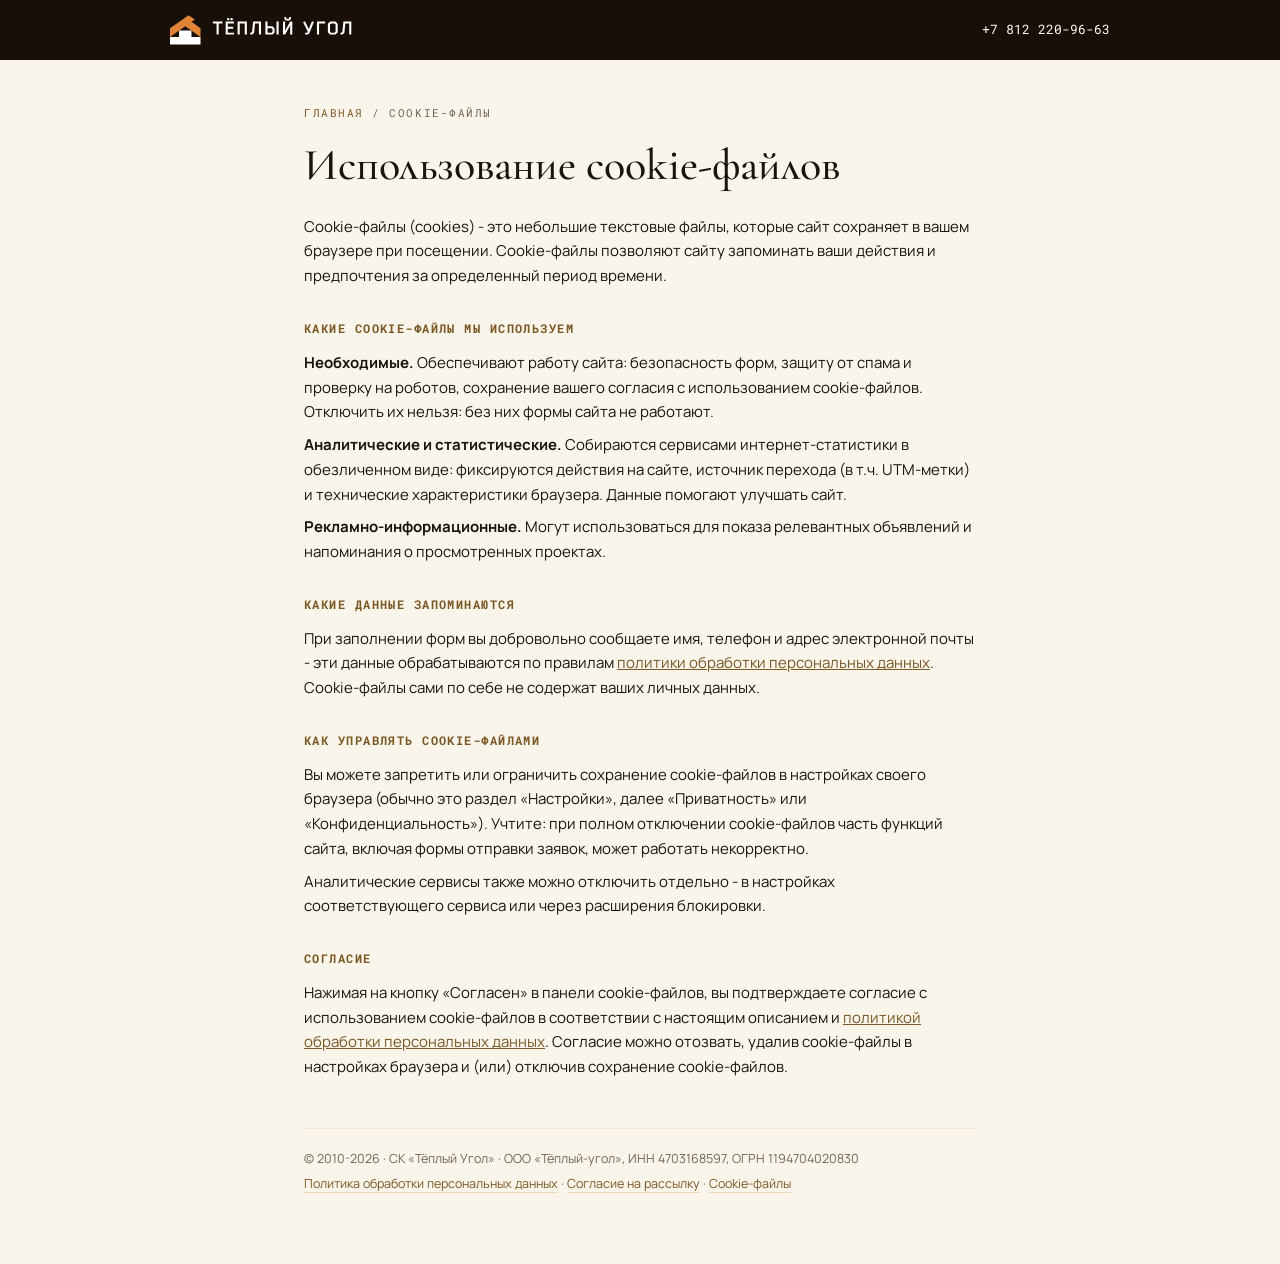
<file: cookies/index.html>
<!DOCTYPE html>
<html lang="ru">
<head>
<meta charset="UTF-8" />
<meta name="viewport" content="width=device-width, initial-scale=1" />
<title>Использование cookie-файлов · СК «Тёплый Угол»</title>
<meta name="description" content="Какие cookie-файлы использует сайт СК «Тёплый Угол» и как управлять ими." />
<link rel="icon" href="/assets/img/favicon.svg" type="image/svg+xml" />
<link rel="preconnect" href="https://fonts.googleapis.com" />
<link rel="preconnect" href="https://fonts.gstatic.com" crossorigin />
<link
  href="https://fonts.googleapis.com/css2?family=Cormorant+Garamond:ital,wght@0,400;0,500;0,600;1,400;1,500;1,600&family=Manrope:wght@400;500;600;700;800&family=Roboto+Mono:wght@400;500;600&display=swap"
  rel="stylesheet"
/>
<style>
:root {
  --paper: #f3ecdf;
  --paper-2: #faf5ea;
  --ink: #181008;
  --cream: #fffdf8;
  --gold: #d4ad6e;
  --gold-2: #c19a5b;
  --gold-deep: #7a5826;
  --gold-soft: #e8c48a;
  --text: #1a1410;
  --muted: #5f5345;
  --muted-2: #716454;
  --text-on-dark: #fffdf8;
  --text-on-dark-soft: #c9bca8;
  --line: rgba(30, 20, 10, 0.14);
  --line-gold-soft: rgba(212, 173, 110, 0.18);
  --font: "Manrope", system-ui, -apple-system, "Segoe UI", sans-serif;
  --font-display: "Cormorant Garamond", Georgia, serif;
  --font-mono: "Roboto Mono", ui-monospace, "SF Mono", Menlo, monospace;
}
* { box-sizing: border-box; margin: 0; padding: 0; }
html { scroll-behavior: smooth; }
body {
  background: var(--paper-2);
  color: var(--text);
  font-family: var(--font);
  font-size: 15px;
  line-height: 1.65;
  -webkit-font-smoothing: antialiased;
}
.doc-header {
  background: var(--ink);
  color: var(--text-on-dark);
  padding: 14px clamp(16px, 4vw, 40px);
}
.doc-header__in {
  max-width: 940px;
  margin: 0 auto;
  display: flex;
  align-items: center;
  justify-content: space-between;
  gap: 16px;
  flex-wrap: wrap;
}
.doc-header a.logo img { display: block; height: 32px; width: auto; }
.doc-header .phone {
  color: var(--text-on-dark);
  text-decoration: none;
  font-family: var(--font-mono);
  font-size: 13px;
}
.doc-header .phone:hover { color: var(--gold-soft); }
.main { max-width: 720px; margin: 0 auto; padding: 44px clamp(16px, 4vw, 24px) 64px; }
.breadcrumb {
  font-family: var(--font-mono);
  font-size: 11px;
  letter-spacing: 0.14em;
  text-transform: uppercase;
  color: var(--muted-2);
  margin-bottom: 18px;
}
.breadcrumb a { color: var(--gold-deep); text-decoration: none; }
.breadcrumb a:hover { text-decoration: underline; }
.doc h1 {
  font-family: var(--font-display);
  font-weight: 500;
  font-size: clamp(30px, 4.4vw, 44px);
  line-height: 1.15;
  margin-bottom: 24px;
}
.doc h2 {
  font-family: var(--font-mono);
  font-size: 12px;
  letter-spacing: 0.12em;
  text-transform: uppercase;
  color: var(--gold-deep);
  margin: 30px 0 12px;
}
.doc p { margin: 0 0 10px; }
.doc p + p { margin-top: -2px; }
.doc b { font-weight: 700; }
.doc a { color: var(--gold-deep); }
.doc-footer {
  border-top: 1px solid var(--line-gold-soft);
  margin-top: 48px;
  padding-top: 20px;
  color: var(--muted-2);
  font-size: 12.5px;
}
.doc-footer p { margin-bottom: 6px; }
.doc-footer a { color: var(--gold-deep); text-decoration: none; border-bottom: 1px solid rgba(212, 173, 110, 0.4); }
.doc-footer a:hover { color: var(--gold-2); }
</style>
</head>
<body>
<header class="doc-header">
  <div class="doc-header__in">
    <a class="logo" href="/" aria-label="Тёплый Угол: на главную">
      <img src="/assets/img/logo-large-contrast.svg" alt="Тёплый Угол" width="180" height="32" />
    </a>
    <a class="phone" href="tel:+78122209663">+7 812 220-96-63</a>
  </div>
</header>
<main class="main">
  <nav class="breadcrumb" aria-label="Хлебные крошки">
    <a href="/">Главная</a> / Cookie-файлы
  </nav>
  <article class="doc">
    <h1>Использование cookie-файлов</h1>
    <p>Cookie-файлы (cookies) - это небольшие текстовые файлы, которые сайт сохраняет в вашем браузере при посещении. Cookie-файлы позволяют сайту запоминать ваши действия и предпочтения за определенный период времени.</p>

    <h2>Какие cookie-файлы мы используем</h2>
    <p><b>Необходимые.</b> Обеспечивают работу сайта: безопасность форм, защиту от спама и проверку на роботов, сохранение вашего согласия с использованием cookie-файлов. Отключить их нельзя: без них формы сайта не работают.</p>
    <p><b>Аналитические и статистические.</b> Собираются сервисами интернет-статистики в обезличенном виде: фиксируются действия на сайте, источник перехода (в т.ч. UTM-метки) и технические характеристики браузера. Данные помогают улучшать сайт.</p>
    <p><b>Рекламно-информационные.</b> Могут использоваться для показа релевантных объявлений и напоминания о просмотренных проектах.</p>

    <h2>Какие данные запоминаются</h2>
    <p>При заполнении форм вы добровольно сообщаете имя, телефон и адрес электронной почты - эти данные обрабатываются по правилам <a href="/legal/">политики обработки персональных данных</a>. Cookie-файлы сами по себе не содержат ваших личных данных.</p>

    <h2>Как управлять cookie-файлами</h2>
    <p>Вы можете запретить или ограничить сохранение cookie-файлов в настройках своего браузера (обычно это раздел «Настройки», далее «Приватность» или «Конфиденциальность»). Учтите: при полном отключении cookie-файлов часть функций сайта, включая формы отправки заявок, может работать некорректно.</p>
    <p>Аналитические сервисы также можно отключить отдельно - в настройках соответствующего сервиса или через расширения блокировки.</p>

    <h2>Согласие</h2>
    <p>Нажимая на кнопку «Согласен» в панели cookie-файлов, вы подтверждаете согласие с использованием cookie-файлов в соответствии с настоящим описанием и <a href="/legal/">политикой обработки персональных данных</a>. Согласие можно отозвать, удалив cookie-файлы в настройках браузера и (или) отключив сохранение cookie-файлов.</p>

    <footer class="doc-footer">
      <p>© 2010-2026 · СК «Тёплый Угол» · ООО «Тёплый-угол», ИНН 4703168597, ОГРН 1194704020830</p>
      <p>
        <a href="/legal/">Политика обработки персональных данных</a> ·
        <a href="/newsletter-consent/">Согласие на рассылку</a> ·
        <a href="/cookies/">Cookie-файлы</a>
      </p>
    </footer>
  </article>
</main>
</body>
</html>
</file>
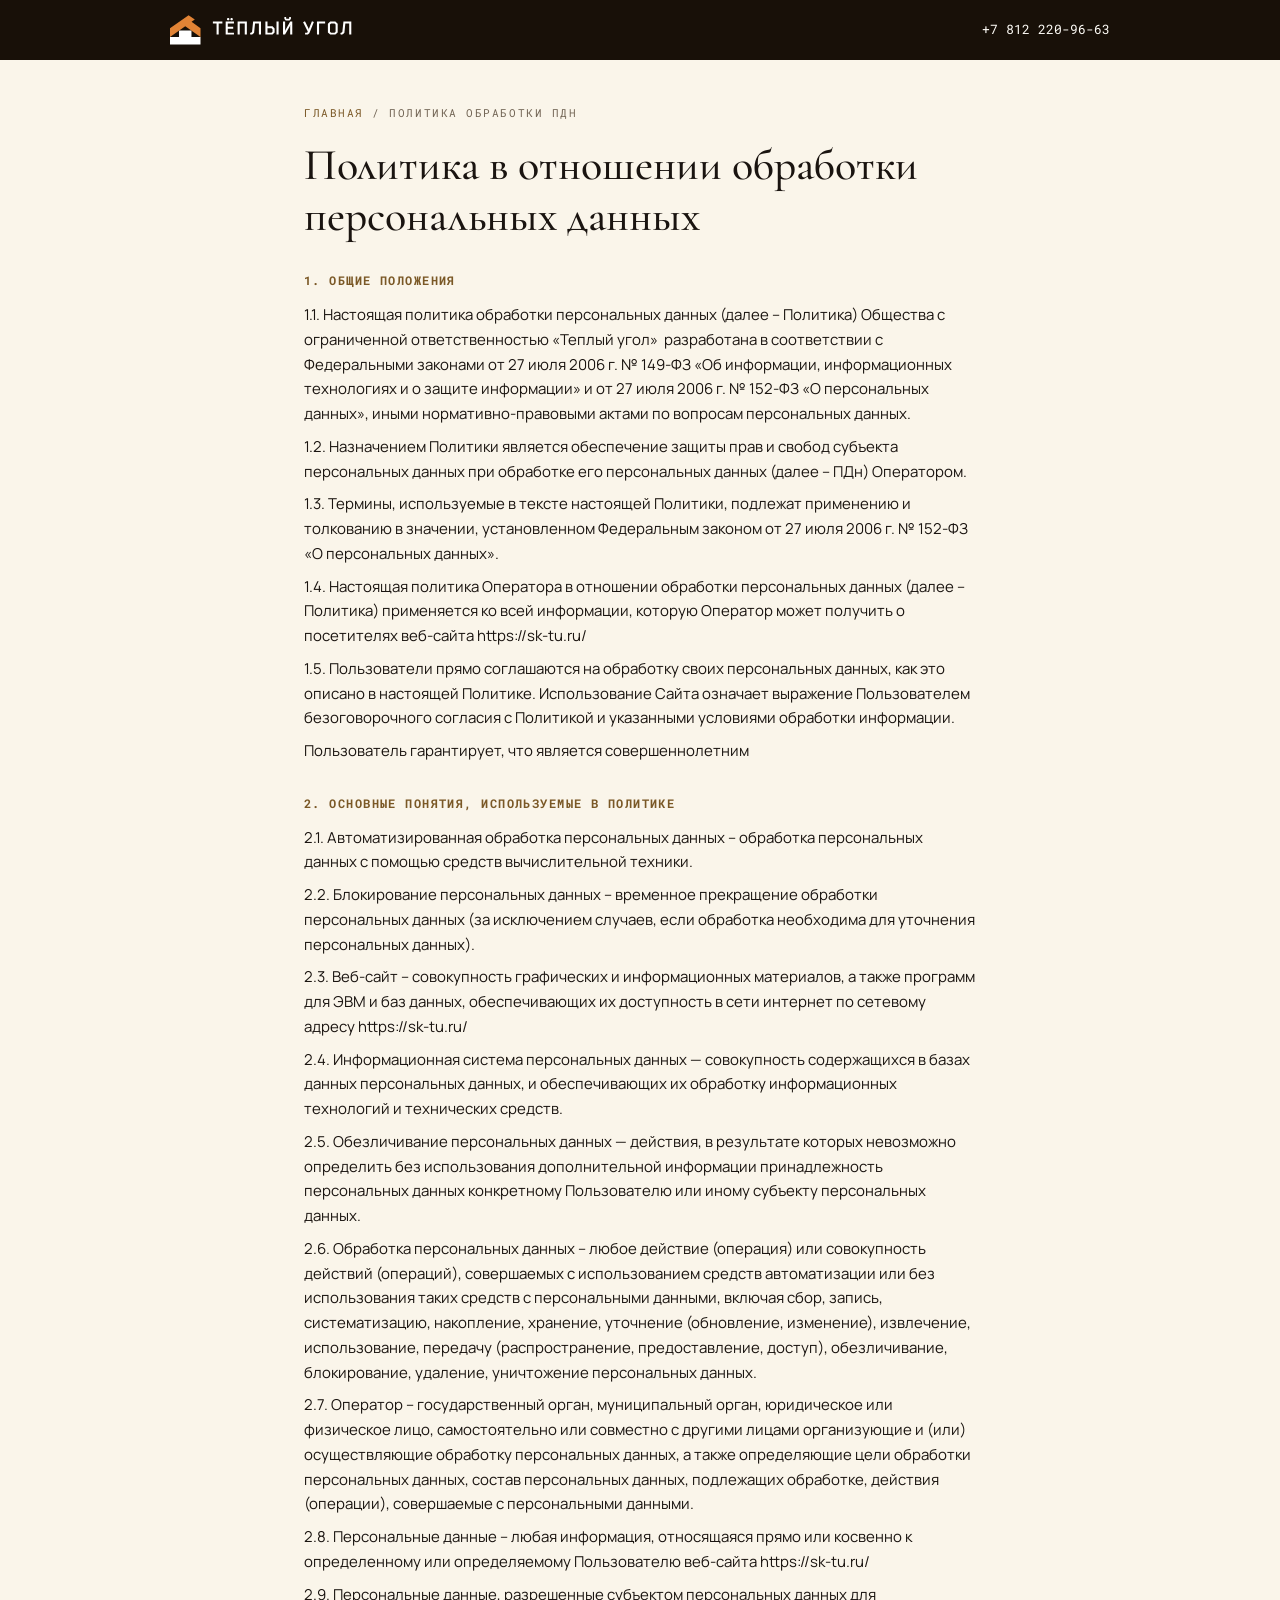
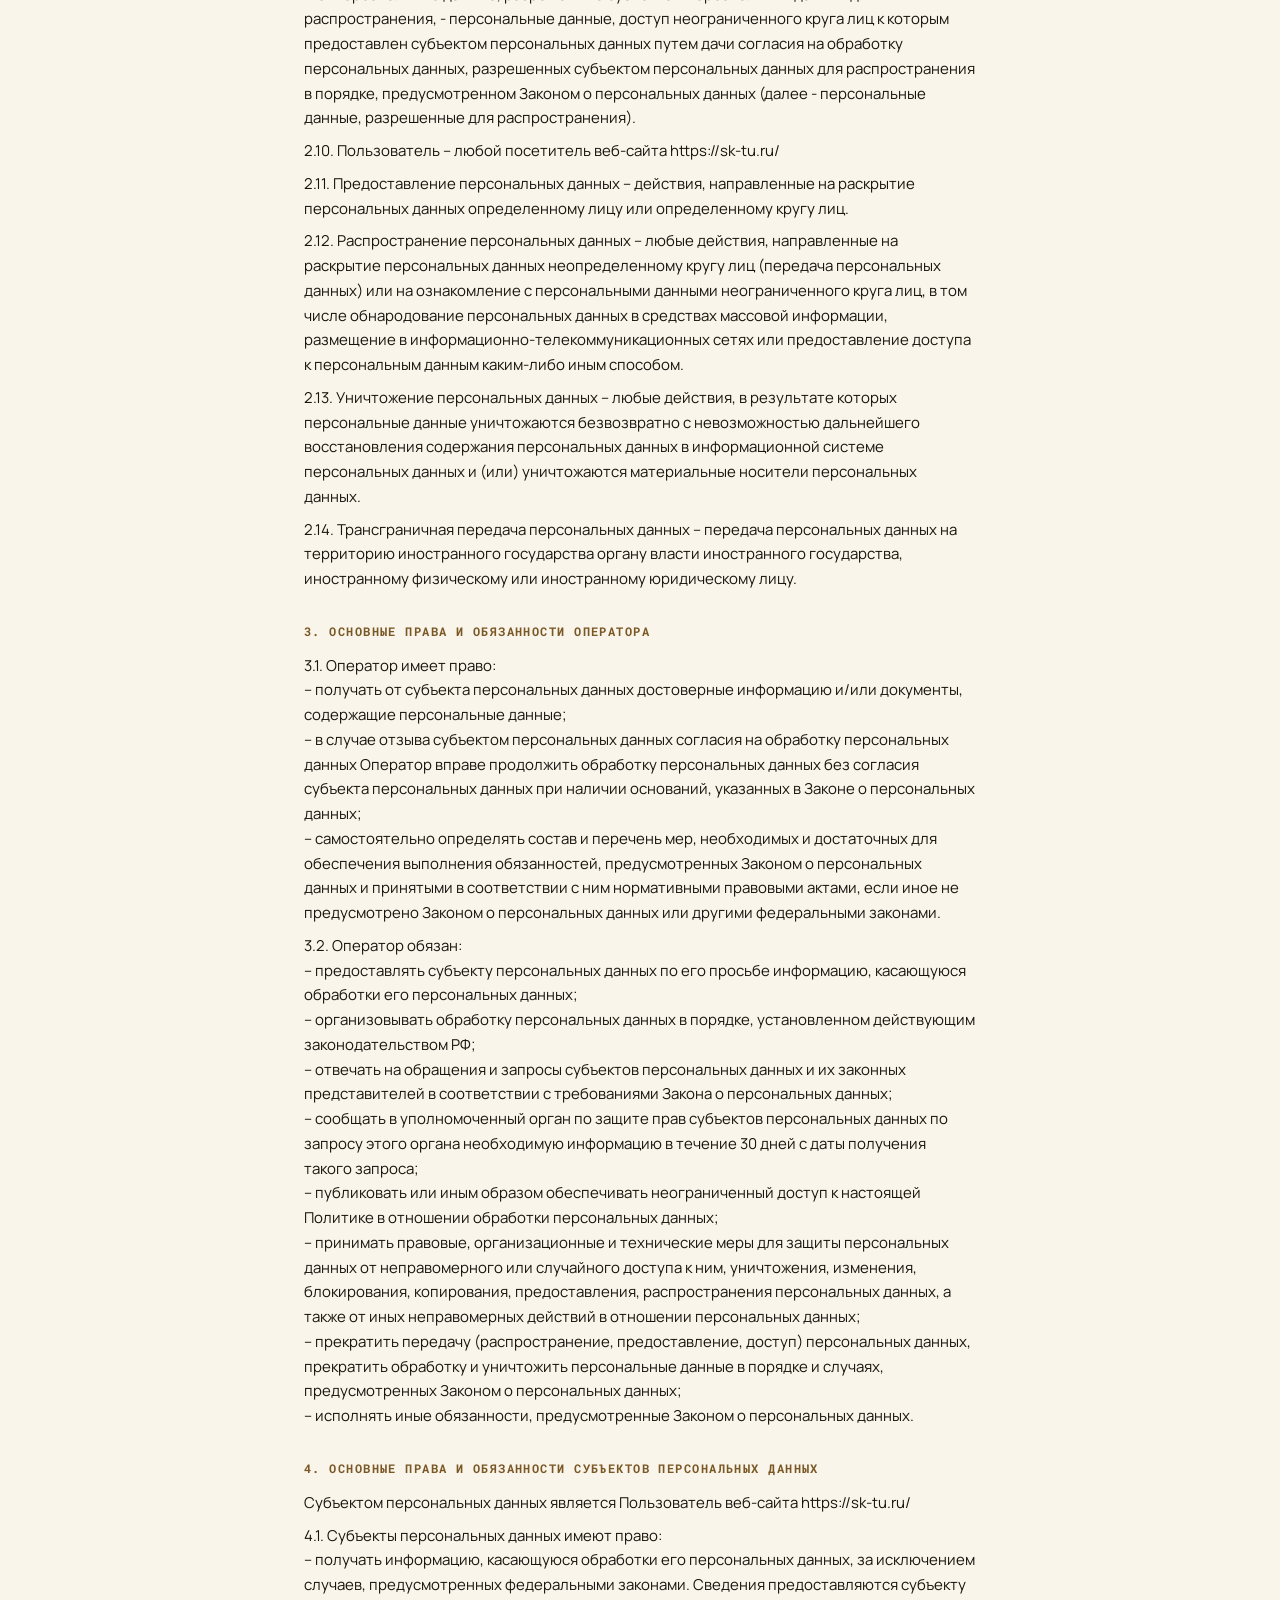
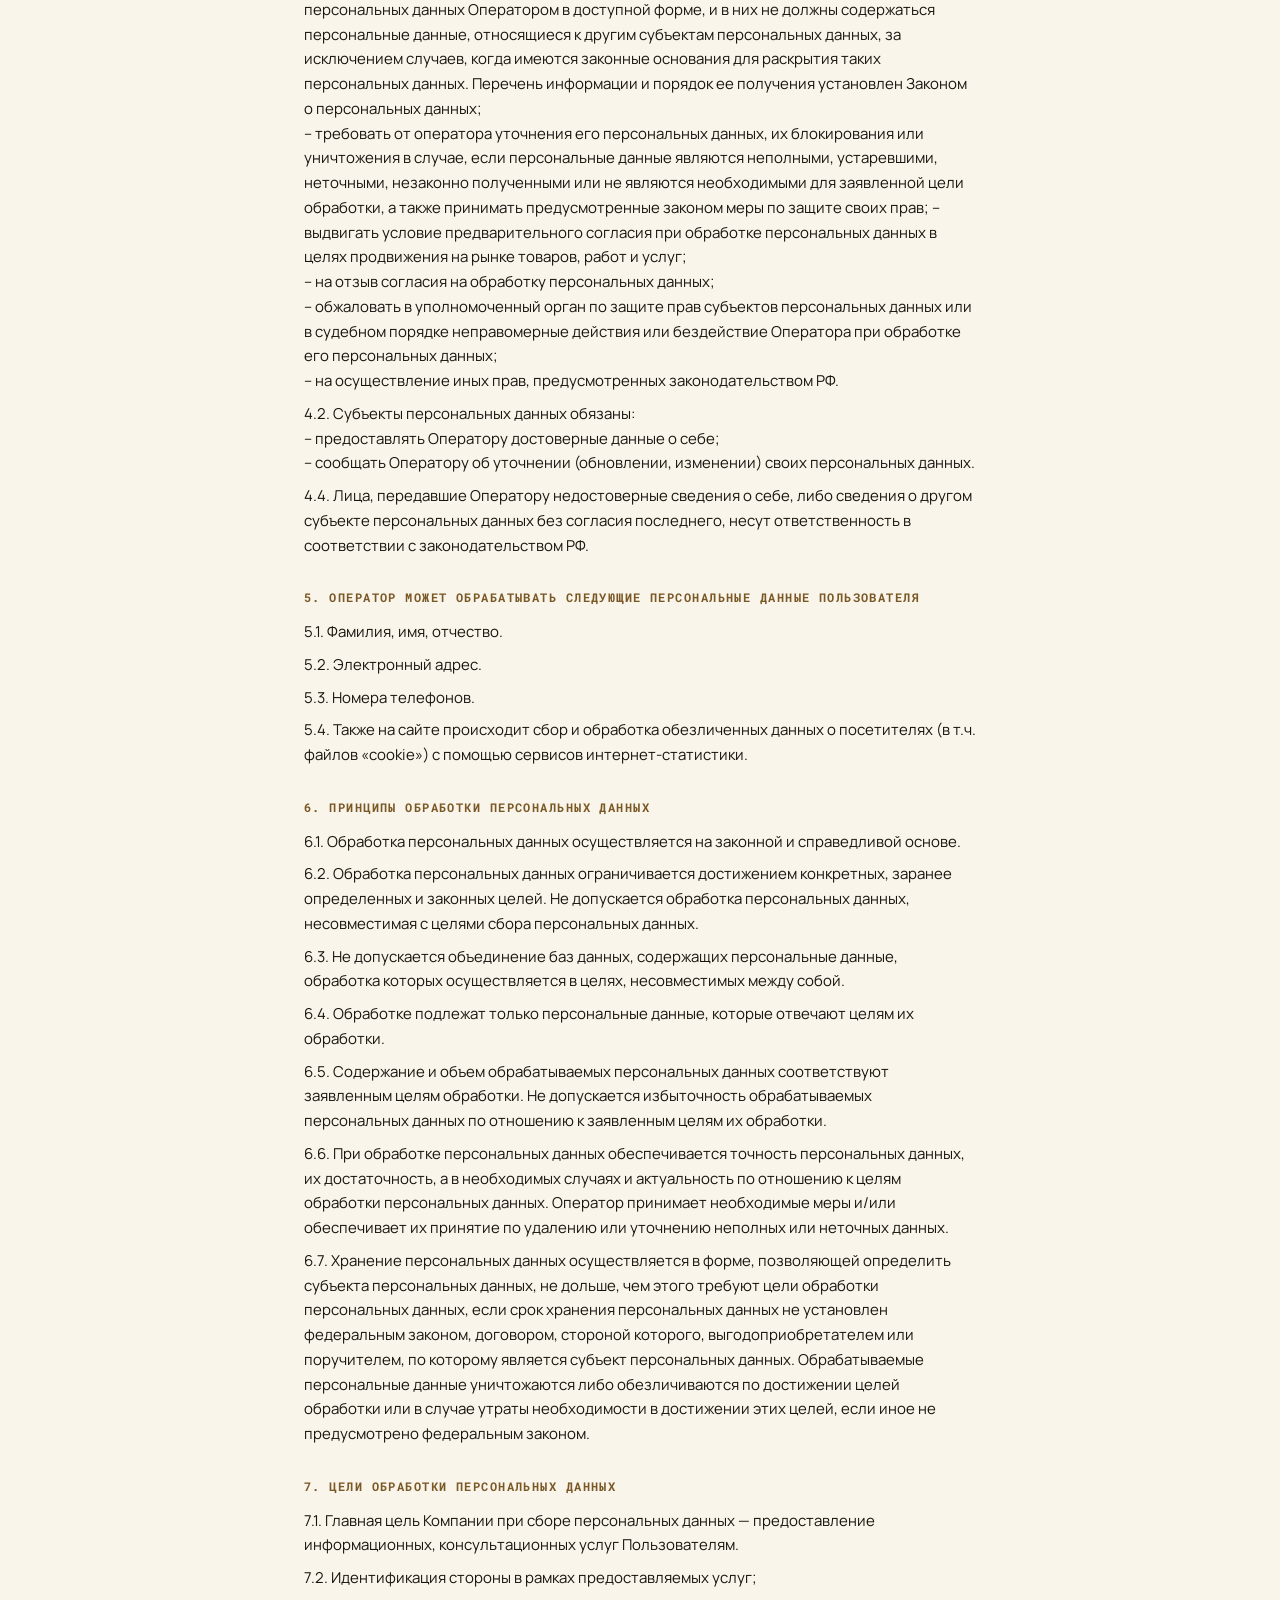
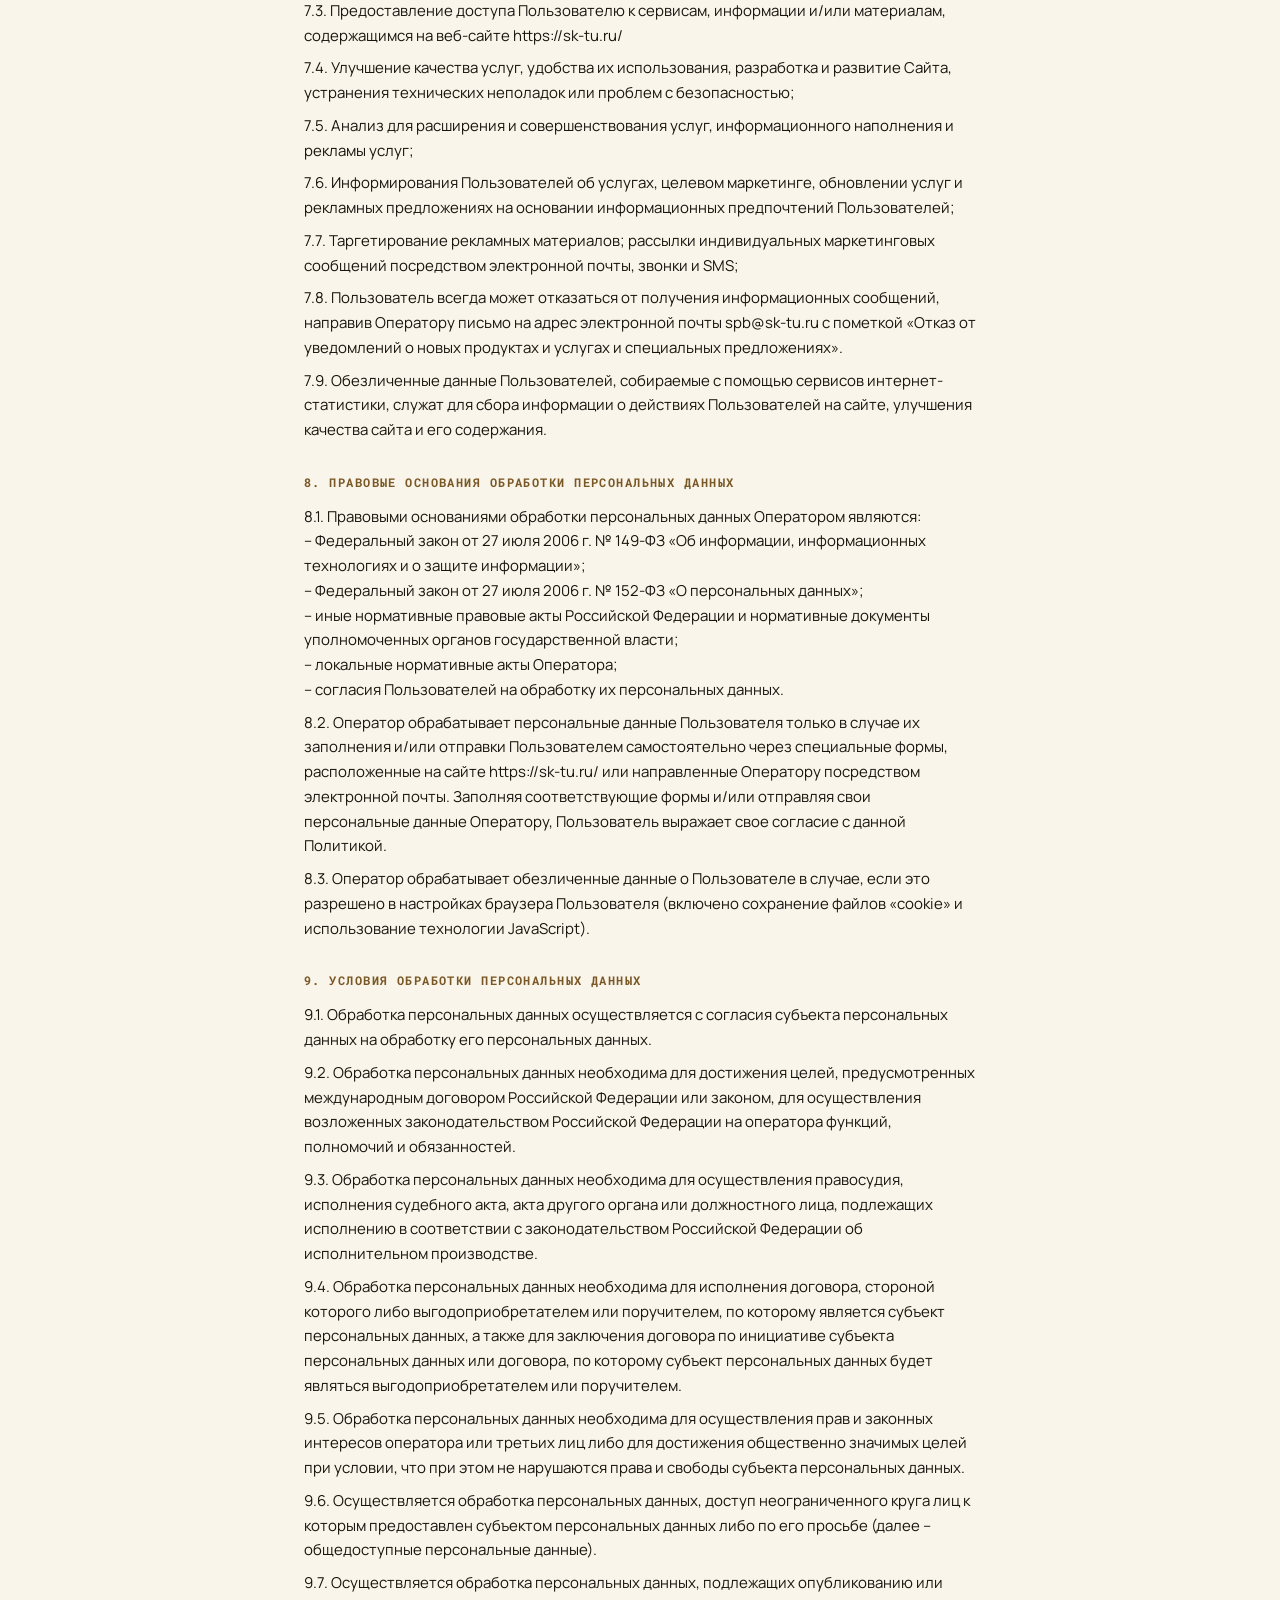
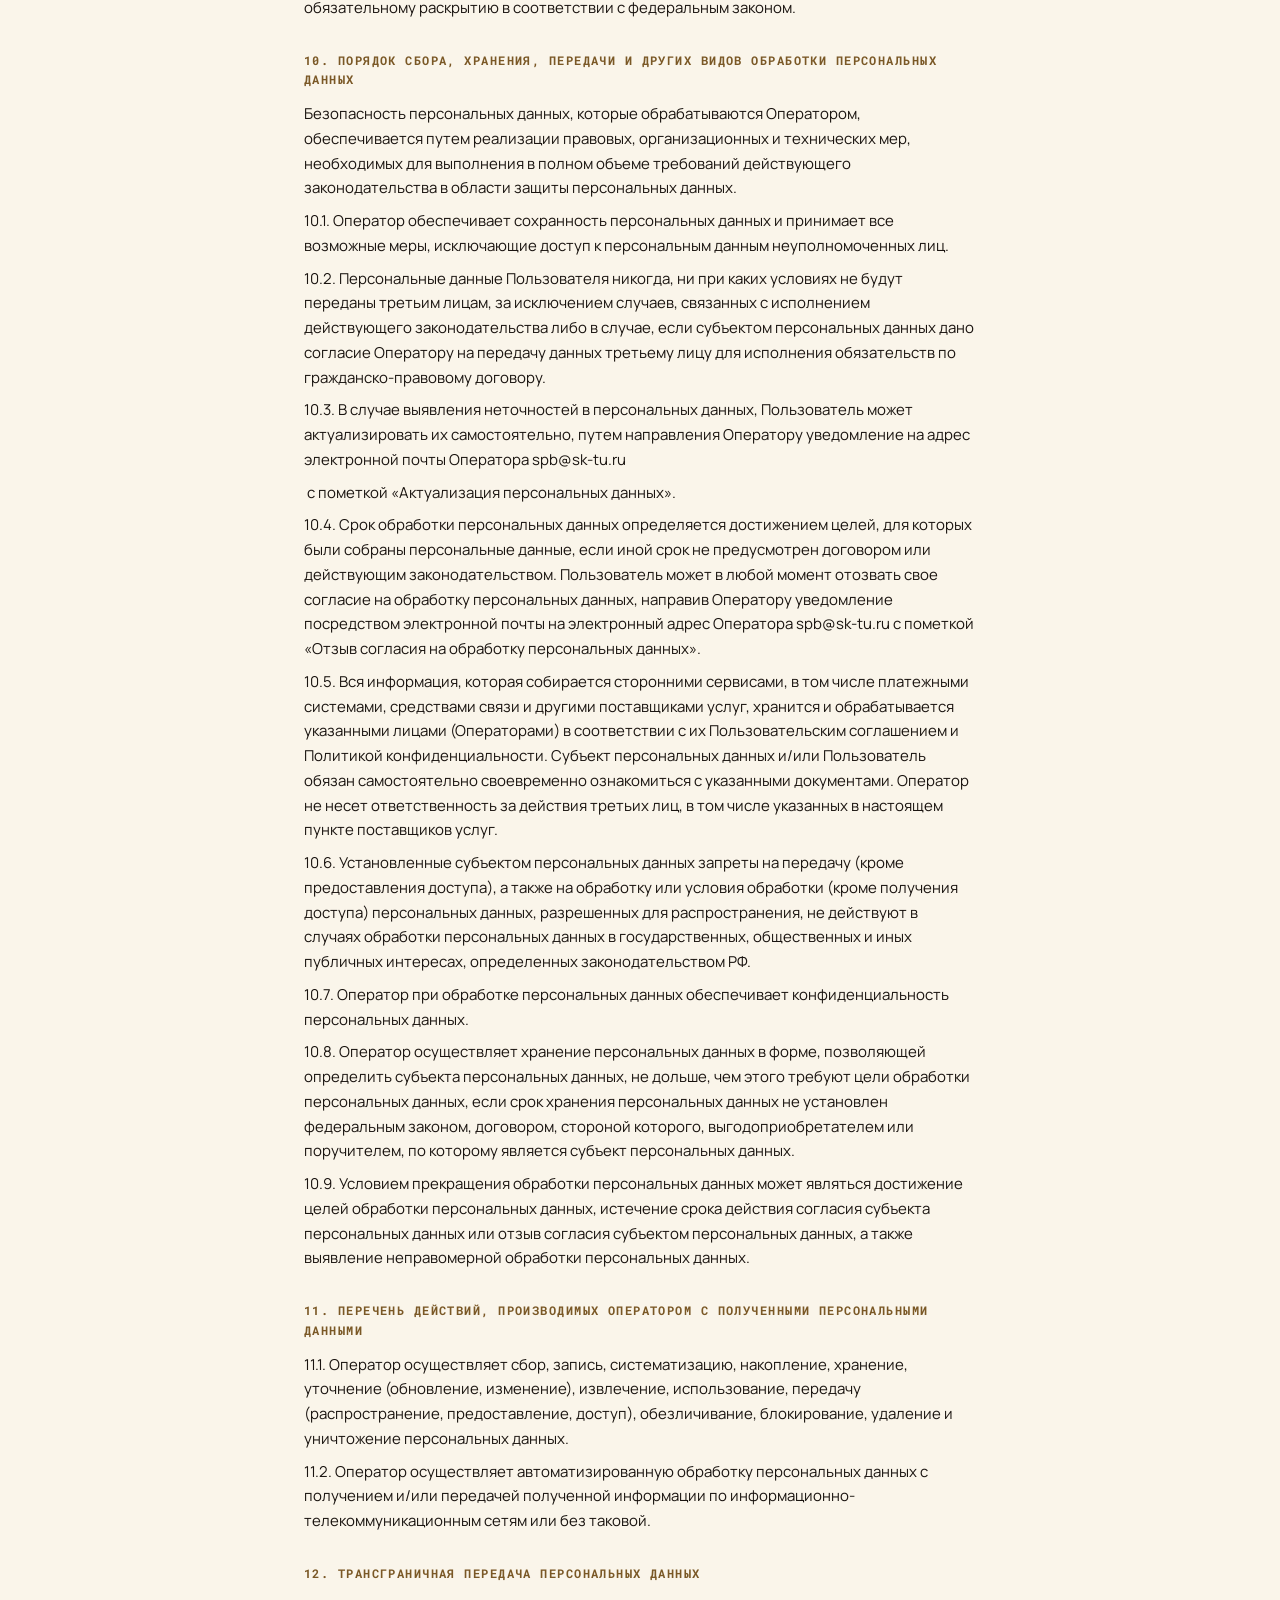
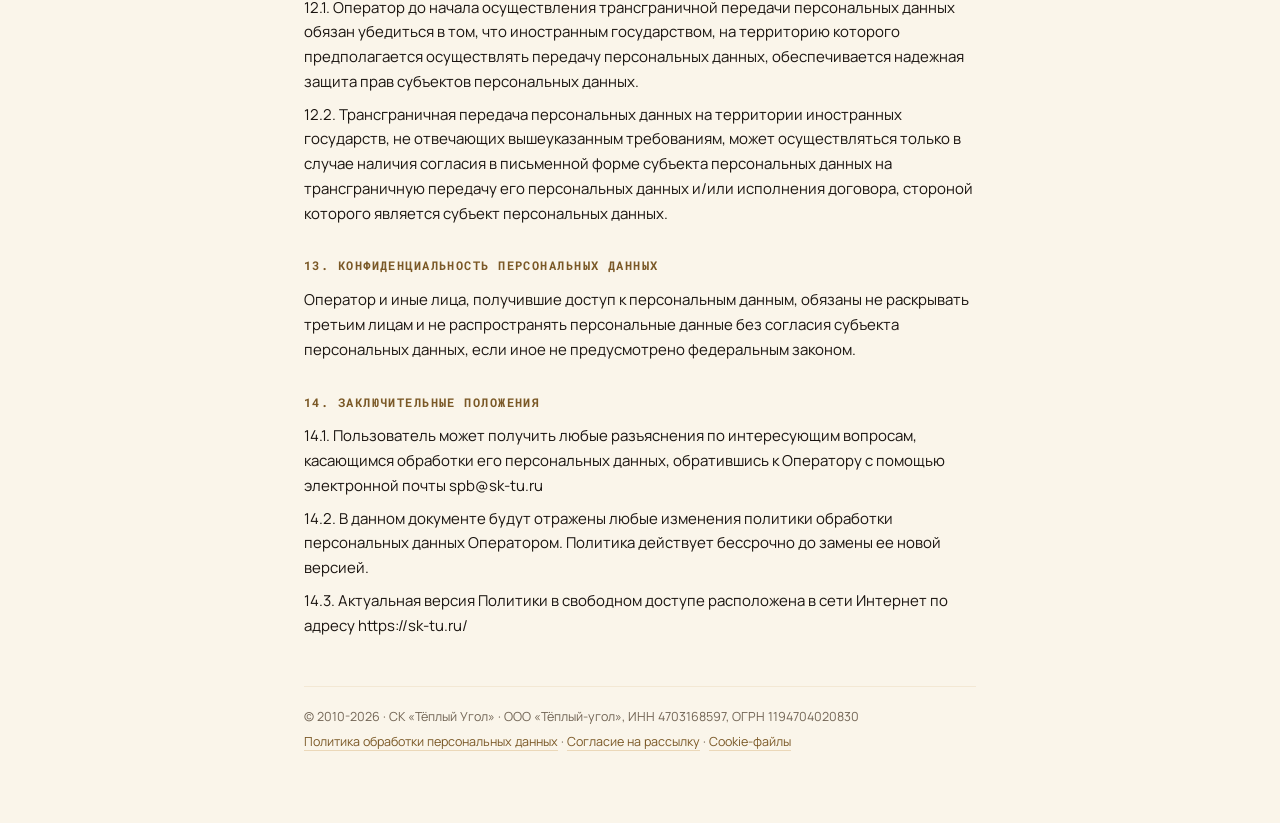
<file: legal/index.html>
<!DOCTYPE html>
<html lang="ru">
<head>
<meta charset="UTF-8" />
<meta name="viewport" content="width=device-width, initial-scale=1" />
<title>Политика в отношении обработки персональных данных · СК «Тёплый Угол»</title>
<meta name="description" content="Политика обработки персональных данных ООО «Тёплый-угол» на сайте СК «Тёплый Угол»." />
<link rel="icon" href="/assets/img/favicon.svg" type="image/svg+xml" />
<link rel="preconnect" href="https://fonts.googleapis.com" />
<link rel="preconnect" href="https://fonts.gstatic.com" crossorigin />
<link
  href="https://fonts.googleapis.com/css2?family=Cormorant+Garamond:ital,wght@0,400;0,500;0,600;1,400;1,500;1,600&family=Manrope:wght@400;500;600;700;800&family=Roboto+Mono:wght@400;500;600&display=swap"
  rel="stylesheet"
/>
<style>
:root {
  --paper: #f3ecdf;
  --paper-2: #faf5ea;
  --ink: #181008;
  --cream: #fffdf8;
  --gold: #d4ad6e;
  --gold-2: #c19a5b;
  --gold-deep: #7a5826;
  --gold-soft: #e8c48a;
  --text: #1a1410;
  --muted: #5f5345;
  --muted-2: #716454;
  --text-on-dark: #fffdf8;
  --text-on-dark-soft: #c9bca8;
  --line: rgba(30, 20, 10, 0.14);
  --line-gold-soft: rgba(212, 173, 110, 0.18);
  --font: "Manrope", system-ui, -apple-system, "Segoe UI", sans-serif;
  --font-display: "Cormorant Garamond", Georgia, serif;
  --font-mono: "Roboto Mono", ui-monospace, "SF Mono", Menlo, monospace;
}
* { box-sizing: border-box; margin: 0; padding: 0; }
html { scroll-behavior: smooth; }
body {
  background: var(--paper-2);
  color: var(--text);
  font-family: var(--font);
  font-size: 15px;
  line-height: 1.65;
  -webkit-font-smoothing: antialiased;
}
.doc-header {
  background: var(--ink);
  color: var(--text-on-dark);
  padding: 14px clamp(16px, 4vw, 40px);
}
.doc-header__in {
  max-width: 940px;
  margin: 0 auto;
  display: flex;
  align-items: center;
  justify-content: space-between;
  gap: 16px;
  flex-wrap: wrap;
}
.doc-header a.logo img { display: block; height: 32px; width: auto; }
.doc-header .phone {
  color: var(--text-on-dark);
  text-decoration: none;
  font-family: var(--font-mono);
  font-size: 13px;
}
.doc-header .phone:hover { color: var(--gold-soft); }
.main { max-width: 720px; margin: 0 auto; padding: 44px clamp(16px, 4vw, 24px) 64px; }
.breadcrumb {
  font-family: var(--font-mono);
  font-size: 11px;
  letter-spacing: 0.14em;
  text-transform: uppercase;
  color: var(--muted-2);
  margin-bottom: 18px;
}
.breadcrumb a { color: var(--gold-deep); text-decoration: none; }
.breadcrumb a:hover { text-decoration: underline; }
.doc h1 {
  font-family: var(--font-display);
  font-weight: 500;
  font-size: clamp(30px, 4.4vw, 44px);
  line-height: 1.15;
  margin-bottom: 24px;
}
.doc h2 {
  font-family: var(--font-mono);
  font-size: 12px;
  letter-spacing: 0.12em;
  text-transform: uppercase;
  color: var(--gold-deep);
  margin: 30px 0 12px;
}
.doc p { margin: 0 0 10px; }
.doc p + p { margin-top: -2px; }
.doc b { font-weight: 700; }
.doc a { color: var(--gold-deep); }
.doc-footer {
  border-top: 1px solid var(--line-gold-soft);
  margin-top: 48px;
  padding-top: 20px;
  color: var(--muted-2);
  font-size: 12.5px;
}
.doc-footer p { margin-bottom: 6px; }
.doc-footer a { color: var(--gold-deep); text-decoration: none; border-bottom: 1px solid rgba(212, 173, 110, 0.4); }
.doc-footer a:hover { color: var(--gold-2); }
</style>
</head>
<body>
<header class="doc-header">
  <div class="doc-header__in">
    <a class="logo" href="/" aria-label="Тёплый Угол: на главную">
      <img src="/assets/img/logo-large-contrast.svg" alt="Тёплый Угол" width="180" height="32" />
    </a>
    <a class="phone" href="tel:+78122209663">+7 812 220-96-63</a>
  </div>
</header>
<main class="main">
  <nav class="breadcrumb" aria-label="Хлебные крошки">
    <a href="/">Главная</a> / Политика обработки ПДн
  </nav>
  <article class="doc">
    <h1>Политика в отношении обработки персональных данных</h1>
    <h2>1. Общие положения</h2>
    <p>1.1. Настоящая политика обработки персональных данных (далее – Политика) Общества с ограниченной ответственностью «Теплый угол»  разработана в соответствии с Федеральными законами от 27 июля 2006 г. № 149-ФЗ «Об информации, информационных технологиях и о защите информации» и от 27 июля 2006 г. № 152-ФЗ «О персональных данных», иными нормативно-правовыми актами по вопросам персональных данных.</p>
    <p>1.2. Назначением Политики является обеспечение защиты прав и свобод субъекта персональных данных при обработке его персональных данных (далее – ПДн) Оператором.</p>
    <p>1.3. Термины, используемые в тексте настоящей Политики, подлежат применению и толкованию в значении, установленном Федеральным законом от 27 июля 2006 г. № 152-ФЗ «О персональных данных».</p>
    <p>1.4. Настоящая политика Оператора в отношении обработки персональных данных (далее – Политика) применяется ко всей информации, которую Оператор может получить о посетителях веб-сайта https://sk-tu.ru/</p>
    <p>1.5. Пользователи прямо соглашаются на обработку своих персональных данных, как это описано в настоящей Политике. Использование Сайта означает выражение Пользователем безоговорочного согласия с Политикой и указанными условиями обработки информации.</p>
    <p>Пользователь гарантирует, что является совершеннолетним</p>
    <h2>2. Основные понятия, используемые в Политике</h2>
    <p>2.1. Автоматизированная обработка персональных данных – обработка персональных данных с помощью средств вычислительной техники.</p>
    <p>2.2. Блокирование персональных данных – временное прекращение обработки персональных данных (за исключением случаев, если обработка необходима для уточнения персональных данных).</p>
    <p>2.3. Веб-сайт – совокупность графических и информационных материалов, а также программ для ЭВМ и баз данных, обеспечивающих их доступность в сети интернет по сетевому адресу https://sk-tu.ru/</p>
    <p>2.4. Информационная система персональных данных — совокупность содержащихся в базах данных персональных данных, и обеспечивающих их обработку информационных технологий и технических средств.</p>
    <p>2.5. Обезличивание персональных данных — действия, в результате которых невозможно определить без использования дополнительной информации принадлежность персональных данных конкретному Пользователю или иному субъекту персональных данных.</p>
    <p>2.6. Обработка персональных данных – любое действие (операция) или совокупность действий (операций), совершаемых с использованием средств автоматизации или без использования таких средств с персональными данными, включая сбор, запись, систематизацию, накопление, хранение, уточнение (обновление, изменение), извлечение, использование, передачу (распространение, предоставление, доступ), обезличивание, блокирование, удаление, уничтожение персональных данных.</p>
    <p>2.7. Оператор – государственный орган, муниципальный орган, юридическое или физическое лицо, самостоятельно или совместно с другими лицами организующие и (или) осуществляющие обработку персональных данных, а также определяющие цели обработки персональных данных, состав персональных данных, подлежащих обработке, действия (операции), совершаемые с персональными данными.</p>
    <p>2.8. Персональные данные – любая информация, относящаяся прямо или косвенно к определенному или определяемому Пользователю веб-сайта https://sk-tu.ru/</p>
    <p>2.9. Персональные данные, разрешенные субъектом персональных данных для распространения, - персональные данные, доступ неограниченного круга лиц к которым предоставлен субъектом персональных данных путем дачи согласия на обработку персональных данных, разрешенных субъектом персональных данных для распространения в порядке, предусмотренном Законом о персональных данных (далее - персональные данные, разрешенные для распространения).</p>
    <p>2.10. Пользователь – любой посетитель веб-сайта https://sk-tu.ru/</p>
    <p>2.11. Предоставление персональных данных – действия, направленные на раскрытие персональных данных определенному лицу или определенному кругу лиц.</p>
    <p>2.12. Распространение персональных данных – любые действия, направленные на раскрытие персональных данных неопределенному кругу лиц (передача персональных данных) или на ознакомление с персональными данными неограниченного круга лиц, в том числе обнародование персональных данных в средствах массовой информации, размещение в информационно-телекоммуникационных сетях или предоставление доступа к персональным данным каким-либо иным способом.</p>
    <p>2.13. Уничтожение персональных данных – любые действия, в результате которых персональные данные уничтожаются безвозвратно с невозможностью дальнейшего восстановления содержания персональных данных в информационной системе персональных данных и (или) уничтожаются материальные носители персональных данных.</p>
    <p>2.14. Трансграничная передача персональных данных – передача персональных данных на территорию иностранного государства органу власти иностранного государства, иностранному физическому или иностранному юридическому лицу.</p>
    <h2>3. Основные права и обязанности Оператора</h2>
    <p>3.1. Оператор имеет право:<br>– получать от субъекта персональных данных достоверные информацию и/или документы, содержащие персональные данные;<br>– в случае отзыва субъектом персональных данных согласия на обработку персональных данных Оператор вправе продолжить обработку персональных данных без согласия субъекта персональных данных при наличии оснований, указанных в Законе о персональных данных;<br>– самостоятельно определять состав и перечень мер, необходимых и достаточных для обеспечения выполнения обязанностей, предусмотренных Законом о персональных данных и принятыми в соответствии с ним нормативными правовыми актами, если иное не предусмотрено Законом о персональных данных или другими федеральными законами.</p>
    <p>3.2. Оператор обязан:<br>– предоставлять субъекту персональных данных по его просьбе информацию, касающуюся обработки его персональных данных;<br>– организовывать обработку персональных данных в порядке, установленном действующим законодательством РФ;<br>– отвечать на обращения и запросы субъектов персональных данных и их законных представителей в соответствии с требованиями Закона о персональных данных;<br>– сообщать в уполномоченный орган по защите прав субъектов персональных данных по запросу этого органа необходимую информацию в течение 30 дней с даты получения такого запроса;<br>– публиковать или иным образом обеспечивать неограниченный доступ к настоящей Политике в отношении обработки персональных данных;<br>– принимать правовые, организационные и технические меры для защиты персональных данных от неправомерного или случайного доступа к ним, уничтожения, изменения, блокирования, копирования, предоставления, распространения персональных данных, а также от иных неправомерных действий в отношении персональных данных;<br>– прекратить передачу (распространение, предоставление, доступ) персональных данных, прекратить обработку и уничтожить персональные данные в порядке и случаях, предусмотренных Законом о персональных данных;<br>– исполнять иные обязанности, предусмотренные Законом о персональных данных.</p>
    <h2>4. Основные права и обязанности субъектов персональных данных</h2>
    <p>Субъектом персональных данных является Пользователь веб-сайта https://sk-tu.ru/</p>
    <p>4.1. Субъекты персональных данных имеют право:<br>– получать информацию, касающуюся обработки его персональных данных, за исключением случаев, предусмотренных федеральными законами. Сведения предоставляются субъекту персональных данных Оператором в доступной форме, и в них не должны содержаться персональные данные, относящиеся к другим субъектам персональных данных, за исключением случаев, когда имеются законные основания для раскрытия таких персональных данных. Перечень информации и порядок ее получения установлен Законом о персональных данных;<br>– требовать от оператора уточнения его персональных данных, их блокирования или уничтожения в случае, если персональные данные являются неполными, устаревшими, неточными, незаконно полученными или не являются необходимыми для заявленной цели обработки, а также принимать предусмотренные законом меры по защите своих прав; – выдвигать условие предварительного согласия при обработке персональных данных в целях продвижения на рынке товаров, работ и услуг;<br>– на отзыв согласия на обработку персональных данных;<br>– обжаловать в уполномоченный орган по защите прав субъектов персональных данных или в судебном порядке неправомерные действия или бездействие Оператора при обработке его персональных данных;<br>– на осуществление иных прав, предусмотренных законодательством РФ.</p>
    <p>4.2. Субъекты персональных данных обязаны:<br>– предоставлять Оператору достоверные данные о себе;<br>– сообщать Оператору об уточнении (обновлении, изменении) своих персональных данных.</p>
    <p>4.4. Лица, передавшие Оператору недостоверные сведения о себе, либо сведения о другом субъекте персональных данных без согласия последнего, несут ответственность в соответствии с законодательством РФ.</p>
    <h2>5. Оператор может обрабатывать следующие персональные данные Пользователя</h2>
    <p>5.1. Фамилия, имя, отчество.</p>
    <p>5.2. Электронный адрес.</p>
    <p>5.3. Номера телефонов.</p>
    <p>5.4. Также на сайте происходит сбор и обработка обезличенных данных о посетителях (в т.ч. файлов «cookie») с помощью сервисов интернет-статистики.</p>
    <h2>6. Принципы обработки персональных данных</h2>
    <p>6.1. Обработка персональных данных осуществляется на законной и справедливой основе.</p>
    <p>6.2. Обработка персональных данных ограничивается достижением конкретных, заранее определенных и законных целей. Не допускается обработка персональных данных, несовместимая с целями сбора персональных данных.</p>
    <p>6.3. Не допускается объединение баз данных, содержащих персональные данные, обработка которых осуществляется в целях, несовместимых между собой.</p>
    <p>6.4. Обработке подлежат только персональные данные, которые отвечают целям их обработки.</p>
    <p>6.5. Содержание и объем обрабатываемых персональных данных соответствуют заявленным целям обработки. Не допускается избыточность обрабатываемых персональных данных по отношению к заявленным целям их обработки.</p>
    <p>6.6. При обработке персональных данных обеспечивается точность персональных данных, их достаточность, а в необходимых случаях и актуальность по отношению к целям обработки персональных данных. Оператор принимает необходимые меры и/или обеспечивает их принятие по удалению или уточнению неполных или неточных данных.</p>
    <p>6.7. Хранение персональных данных осуществляется в форме, позволяющей определить субъекта персональных данных, не дольше, чем этого требуют цели обработки персональных данных, если срок хранения персональных данных не установлен федеральным законом, договором, стороной которого, выгодоприобретателем или поручителем, по которому является субъект персональных данных. Обрабатываемые персональные данные уничтожаются либо обезличиваются по достижении целей обработки или в случае утраты необходимости в достижении этих целей, если иное не предусмотрено федеральным законом.</p>
    <h2>7. Цели обработки персональных данных</h2>
    <p>7.1. Главная цель Компании при сборе персональных данных — предоставление информационных, консультационных услуг Пользователям.</p>
    <p>7.2. Идентификация стороны в рамках предоставляемых услуг;</p>
    <p>7.3. Предоставление доступа Пользователю к сервисам, информации и/или материалам, содержащимся на веб-сайте https://sk-tu.ru/</p>
    <p>7.4. Улучшение качества услуг, удобства их использования, разработка и развитие Сайта, устранения технических неполадок или проблем с безопасностью;</p>
    <p>7.5. Анализ для расширения и совершенствования услуг, информационного наполнения и рекламы услуг;</p>
    <p>7.6. Информирования Пользователей об услугах, целевом маркетинге, обновлении услуг и рекламных предложениях на основании информационных предпочтений Пользователей;</p>
    <p>7.7. Таргетирование рекламных материалов; рассылки индивидуальных маркетинговых сообщений посредством электронной почты, звонки и SMS;</p>
    <p>7.8. Пользователь всегда может отказаться от получения информационных сообщений, направив Оператору письмо на адрес электронной почты spb@sk-tu.ru с пометкой «Отказ от уведомлений о новых продуктах и услугах и специальных предложениях».</p>
    <p>7.9. Обезличенные данные Пользователей, собираемые с помощью сервисов интернет-статистики, служат для сбора информации о действиях Пользователей на сайте, улучшения качества сайта и его содержания.</p>
    <h2>8. Правовые основания обработки персональных данных</h2>
    <p>8.1. Правовыми основаниями обработки персональных данных Оператором являются:<br>– Федеральный закон от 27 июля 2006 г. № 149-ФЗ «Об информации, информационных технологиях и о защите информации»;<br>– Федеральный закон от 27 июля 2006 г. № 152-ФЗ «О персональных данных»;<br>– иные нормативные правовые акты Российской Федерации и нормативные документы уполномоченных органов государственной власти;<br>– локальные нормативные акты Оператора;<br>– согласия Пользователей на обработку их персональных данных.</p>
    <p>8.2. Оператор обрабатывает персональные данные Пользователя только в случае их заполнения и/или отправки Пользователем самостоятельно через специальные формы, расположенные на сайте https://sk-tu.ru/ или направленные Оператору посредством электронной почты. Заполняя соответствующие формы и/или отправляя свои персональные данные Оператору, Пользователь выражает свое согласие с данной Политикой.</p>
    <p>8.3. Оператор обрабатывает обезличенные данные о Пользователе в случае, если это разрешено в настройках браузера Пользователя (включено сохранение файлов «cookie» и использование технологии JavaScript).</p>
    <h2>9. Условия обработки персональных данных</h2>
    <p>9.1. Обработка персональных данных осуществляется с согласия субъекта персональных данных на обработку его персональных данных.</p>
    <p>9.2. Обработка персональных данных необходима для достижения целей, предусмотренных международным договором Российской Федерации или законом, для осуществления возложенных законодательством Российской Федерации на оператора функций, полномочий и обязанностей.</p>
    <p>9.3. Обработка персональных данных необходима для осуществления правосудия, исполнения судебного акта, акта другого органа или должностного лица, подлежащих исполнению в соответствии с законодательством Российской Федерации об исполнительном производстве.</p>
    <p>9.4. Обработка персональных данных необходима для исполнения договора, стороной которого либо выгодоприобретателем или поручителем, по которому является субъект персональных данных, а также для заключения договора по инициативе субъекта персональных данных или договора, по которому субъект персональных данных будет являться выгодоприобретателем или поручителем.</p>
    <p>9.5. Обработка персональных данных необходима для осуществления прав и законных интересов оператора или третьих лиц либо для достижения общественно значимых целей при условии, что при этом не нарушаются права и свободы субъекта персональных данных.</p>
    <p>9.6. Осуществляется обработка персональных данных, доступ неограниченного круга лиц к которым предоставлен субъектом персональных данных либо по его просьбе (далее – общедоступные персональные данные).</p>
    <p>9.7. Осуществляется обработка персональных данных, подлежащих опубликованию или обязательному раскрытию в соответствии с федеральным законом.</p>
    <h2>10. Порядок сбора, хранения, передачи и других видов обработки персональных данных</h2>
    <p>Безопасность персональных данных, которые обрабатываются Оператором, обеспечивается путем реализации правовых, организационных и технических мер, необходимых для выполнения в полном объеме требований действующего законодательства в области защиты персональных данных.</p>
    <p>10.1. Оператор обеспечивает сохранность персональных данных и принимает все возможные меры, исключающие доступ к персональным данным неуполномоченных лиц.</p>
    <p>10.2. Персональные данные Пользователя никогда, ни при каких условиях не будут переданы третьим лицам, за исключением случаев, связанных с исполнением действующего законодательства либо в случае, если субъектом персональных данных дано согласие Оператору на передачу данных третьему лицу для исполнения обязательств по гражданско-правовому договору.</p>
    <p>10.3. В случае выявления неточностей в персональных данных, Пользователь может актуализировать их самостоятельно, путем направления Оператору уведомление на адрес электронной почты Оператора spb@sk-tu.ru</p>
    <p> с пометкой «Актуализация персональных данных».</p>
    <p>10.4. Срок обработки персональных данных определяется достижением целей, для которых были собраны персональные данные, если иной срок не предусмотрен договором или действующим законодательством. Пользователь может в любой момент отозвать свое согласие на обработку персональных данных, направив Оператору уведомление посредством электронной почты на электронный адрес Оператора spb@sk-tu.ru с пометкой «Отзыв согласия на обработку персональных данных».</p>
    <p>10.5. Вся информация, которая собирается сторонними сервисами, в том числе платежными системами, средствами связи и другими поставщиками услуг, хранится и обрабатывается указанными лицами (Операторами) в соответствии с их Пользовательским соглашением и Политикой конфиденциальности. Субъект персональных данных и/или Пользователь обязан самостоятельно своевременно ознакомиться с указанными документами. Оператор не несет ответственность за действия третьих лиц, в том числе указанных в настоящем пункте поставщиков услуг.</p>
    <p>10.6. Установленные субъектом персональных данных запреты на передачу (кроме предоставления доступа), а также на обработку или условия обработки (кроме получения доступа) персональных данных, разрешенных для распространения, не действуют в случаях обработки персональных данных в государственных, общественных и иных публичных интересах, определенных законодательством РФ.</p>
    <p>10.7. Оператор при обработке персональных данных обеспечивает конфиденциальность персональных данных.</p>
    <p>10.8. Оператор осуществляет хранение персональных данных в форме, позволяющей определить субъекта персональных данных, не дольше, чем этого требуют цели обработки персональных данных, если срок хранения персональных данных не установлен федеральным законом, договором, стороной которого, выгодоприобретателем или поручителем, по которому является субъект персональных данных.</p>
    <p>10.9. Условием прекращения обработки персональных данных может являться достижение целей обработки персональных данных, истечение срока действия согласия субъекта персональных данных или отзыв согласия субъектом персональных данных, а также выявление неправомерной обработки персональных данных.</p>
    <h2>11. Перечень действий, производимых Оператором с полученными персональными данными</h2>
    <p>11.1. Оператор осуществляет сбор, запись, систематизацию, накопление, хранение, уточнение (обновление, изменение), извлечение, использование, передачу (распространение, предоставление, доступ), обезличивание, блокирование, удаление и уничтожение персональных данных.</p>
    <p>11.2. Оператор осуществляет автоматизированную обработку персональных данных с получением и/или передачей полученной информации по информационно-телекоммуникационным сетям или без таковой.</p>
    <h2>12. Трансграничная передача персональных данных</h2>
    <p>12.1. Оператор до начала осуществления трансграничной передачи персональных данных обязан убедиться в том, что иностранным государством, на территорию которого предполагается осуществлять передачу персональных данных, обеспечивается надежная защита прав субъектов персональных данных.</p>
    <p>12.2. Трансграничная передача персональных данных на территории иностранных государств, не отвечающих вышеуказанным требованиям, может осуществляться только в случае наличия согласия в письменной форме субъекта персональных данных на трансграничную передачу его персональных данных и/или исполнения договора, стороной которого является субъект персональных данных.</p>
    <h2>13. Конфиденциальность персональных данных</h2>
    <p>Оператор и иные лица, получившие доступ к персональным данным, обязаны не раскрывать третьим лицам и не распространять персональные данные без согласия субъекта персональных данных, если иное не предусмотрено федеральным законом.</p>
    <h2>14. Заключительные положения</h2>
    <p>14.1. Пользователь может получить любые разъяснения по интересующим вопросам, касающимся обработки его персональных данных, обратившись к Оператору с помощью электронной почты spb@sk-tu.ru</p>
    <p>14.2. В данном документе будут отражены любые изменения политики обработки персональных данных Оператором. Политика действует бессрочно до замены ее новой версией.</p>
    <p>14.3. Актуальная версия Политики в свободном доступе расположена в сети Интернет по адресу https://sk-tu.ru/</p>
    <footer class="doc-footer">
      <p>© 2010-2026 · СК «Тёплый Угол» · ООО «Тёплый-угол», ИНН 4703168597, ОГРН 1194704020830</p>
      <p>
        <a href="/legal/">Политика обработки персональных данных</a> ·
        <a href="/newsletter-consent/">Согласие на рассылку</a> ·
        <a href="/cookies/">Cookie-файлы</a>
      </p>
    </footer>
  </article>
</main>
</body>
</html>
</file>
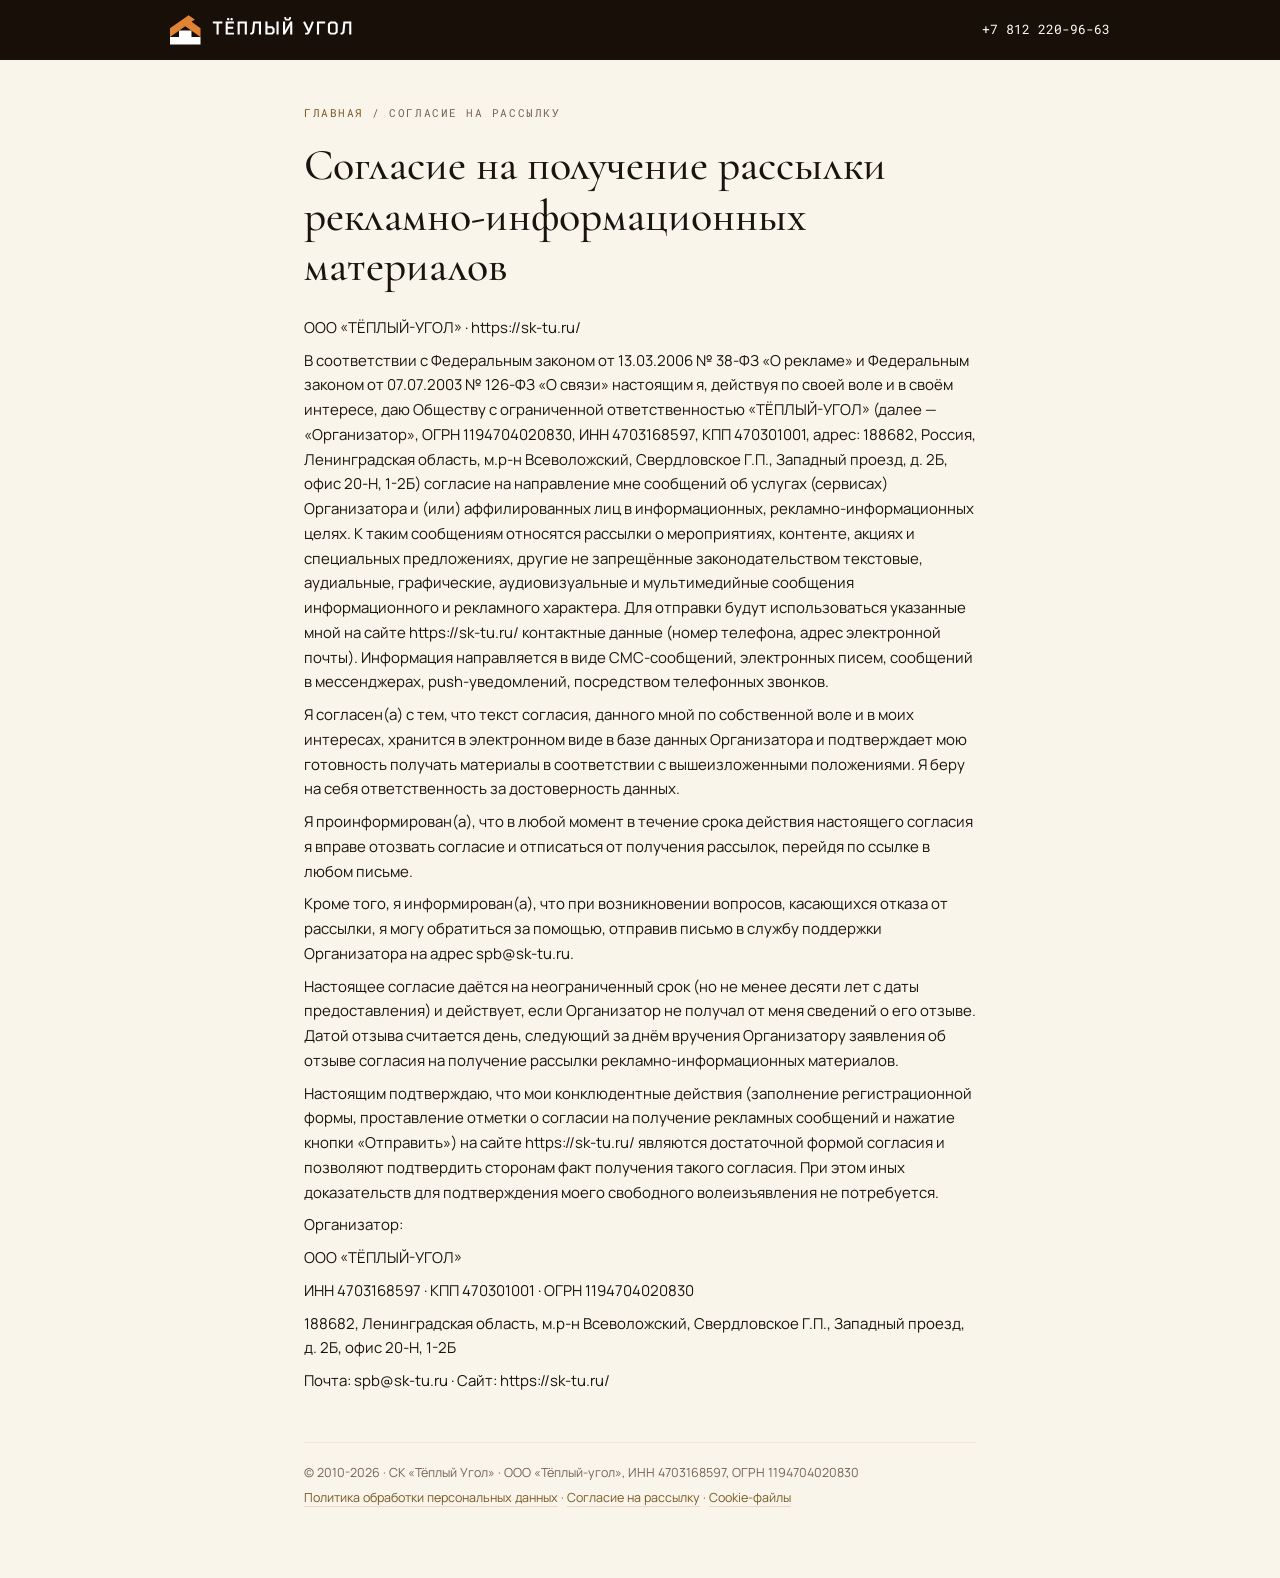
<file: newsletter-consent/index.html>
<!DOCTYPE html>
<html lang="ru">
<head>
<meta charset="UTF-8" />
<meta name="viewport" content="width=device-width, initial-scale=1" />
<title>Согласие на получение рассылки рекламно-информационных материалов · СК «Тёплый Угол»</title>
<meta name="description" content="Согласие на получение рассылки рекламно-информационных материалов от ООО «Тёплый-угол»." />
<link rel="icon" href="/assets/img/favicon.svg" type="image/svg+xml" />
<link rel="preconnect" href="https://fonts.googleapis.com" />
<link rel="preconnect" href="https://fonts.gstatic.com" crossorigin />
<link
  href="https://fonts.googleapis.com/css2?family=Cormorant+Garamond:ital,wght@0,400;0,500;0,600;1,400;1,500;1,600&family=Manrope:wght@400;500;600;700;800&family=Roboto+Mono:wght@400;500;600&display=swap"
  rel="stylesheet"
/>
<style>
:root {
  --paper: #f3ecdf;
  --paper-2: #faf5ea;
  --ink: #181008;
  --cream: #fffdf8;
  --gold: #d4ad6e;
  --gold-2: #c19a5b;
  --gold-deep: #7a5826;
  --gold-soft: #e8c48a;
  --text: #1a1410;
  --muted: #5f5345;
  --muted-2: #716454;
  --text-on-dark: #fffdf8;
  --text-on-dark-soft: #c9bca8;
  --line: rgba(30, 20, 10, 0.14);
  --line-gold-soft: rgba(212, 173, 110, 0.18);
  --font: "Manrope", system-ui, -apple-system, "Segoe UI", sans-serif;
  --font-display: "Cormorant Garamond", Georgia, serif;
  --font-mono: "Roboto Mono", ui-monospace, "SF Mono", Menlo, monospace;
}
* { box-sizing: border-box; margin: 0; padding: 0; }
html { scroll-behavior: smooth; }
body {
  background: var(--paper-2);
  color: var(--text);
  font-family: var(--font);
  font-size: 15px;
  line-height: 1.65;
  -webkit-font-smoothing: antialiased;
}
.doc-header {
  background: var(--ink);
  color: var(--text-on-dark);
  padding: 14px clamp(16px, 4vw, 40px);
}
.doc-header__in {
  max-width: 940px;
  margin: 0 auto;
  display: flex;
  align-items: center;
  justify-content: space-between;
  gap: 16px;
  flex-wrap: wrap;
}
.doc-header a.logo img { display: block; height: 32px; width: auto; }
.doc-header .phone {
  color: var(--text-on-dark);
  text-decoration: none;
  font-family: var(--font-mono);
  font-size: 13px;
}
.doc-header .phone:hover { color: var(--gold-soft); }
.main { max-width: 720px; margin: 0 auto; padding: 44px clamp(16px, 4vw, 24px) 64px; }
.breadcrumb {
  font-family: var(--font-mono);
  font-size: 11px;
  letter-spacing: 0.14em;
  text-transform: uppercase;
  color: var(--muted-2);
  margin-bottom: 18px;
}
.breadcrumb a { color: var(--gold-deep); text-decoration: none; }
.breadcrumb a:hover { text-decoration: underline; }
.doc h1 {
  font-family: var(--font-display);
  font-weight: 500;
  font-size: clamp(30px, 4.4vw, 44px);
  line-height: 1.15;
  margin-bottom: 24px;
}
.doc h2 {
  font-family: var(--font-mono);
  font-size: 12px;
  letter-spacing: 0.12em;
  text-transform: uppercase;
  color: var(--gold-deep);
  margin: 30px 0 12px;
}
.doc p { margin: 0 0 10px; }
.doc p + p { margin-top: -2px; }
.doc b { font-weight: 700; }
.doc a { color: var(--gold-deep); }
.doc-footer {
  border-top: 1px solid var(--line-gold-soft);
  margin-top: 48px;
  padding-top: 20px;
  color: var(--muted-2);
  font-size: 12.5px;
}
.doc-footer p { margin-bottom: 6px; }
.doc-footer a { color: var(--gold-deep); text-decoration: none; border-bottom: 1px solid rgba(212, 173, 110, 0.4); }
.doc-footer a:hover { color: var(--gold-2); }
</style>
</head>
<body>
<header class="doc-header">
  <div class="doc-header__in">
    <a class="logo" href="/" aria-label="Тёплый Угол: на главную">
      <img src="/assets/img/logo-large-contrast.svg" alt="Тёплый Угол" width="180" height="32" />
    </a>
    <a class="phone" href="tel:+78122209663">+7 812 220-96-63</a>
  </div>
</header>
<main class="main">
  <nav class="breadcrumb" aria-label="Хлебные крошки">
    <a href="/">Главная</a> / Согласие на рассылку
  </nav>
  <article class="doc">
    <h1>Согласие на получение рассылки рекламно-информационных материалов</h1>
    <p>ООО «ТЁПЛЫЙ-УГОЛ» · https://sk-tu.ru/</p>
    <p>В соответствии с Федеральным законом от 13.03.2006 № 38-ФЗ «О рекламе» и Федеральным законом от 07.07.2003 № 126-ФЗ «О связи» настоящим я, действуя по своей воле и в своём интересе, даю Обществу с ограниченной ответственностью «ТЁПЛЫЙ-УГОЛ» (далее — «Организатор», ОГРН 1194704020830, ИНН 4703168597, КПП 470301001, адрес: 188682, Россия, Ленинградская область, м.р-н Всеволожский, Свердловское Г.П., Западный проезд, д. 2Б, офис 20-Н, 1-2Б) согласие на направление мне сообщений об услугах (сервисах) Организатора и (или) аффилированных лиц в информационных, рекламно-информационных целях. К таким сообщениям относятся рассылки о мероприятиях, контенте, акциях и специальных предложениях, другие не запрещённые законодательством текстовые, аудиальные, графические, аудиовизуальные и мультимедийные сообщения информационного и рекламного характера. Для отправки будут использоваться указанные мной на сайте https://sk-tu.ru/ контактные данные (номер телефона, адрес электронной почты). Информация направляется в виде СМС-сообщений, электронных писем, сообщений в мессенджерах, push-уведомлений, посредством телефонных звонков.</p>
    <p>Я согласен(а) с тем, что текст согласия, данного мной по собственной воле и в моих интересах, хранится в электронном виде в базе данных Организатора и подтверждает мою готовность получать материалы в соответствии с вышеизложенными положениями. Я беру на себя ответственность за достоверность данных.</p>
    <p>Я проинформирован(а), что в любой момент в течение срока действия настоящего согласия я вправе отозвать согласие и отписаться от получения рассылок, перейдя по ссылке в любом письме.</p>
    <p>Кроме того, я информирован(а), что при возникновении вопросов, касающихся отказа от рассылки, я могу обратиться за помощью, отправив письмо в службу поддержки Организатора на адрес spb@sk-tu.ru.</p>
    <p>Настоящее согласие даётся на неограниченный срок (но не менее десяти лет с даты предоставления) и действует, если Организатор не получал от меня сведений о его отзыве. Датой отзыва считается день, следующий за днём вручения Организатору заявления об отзыве согласия на получение рассылки рекламно-информационных материалов.</p>
    <p>Настоящим подтверждаю, что мои конклюдентные действия (заполнение регистрационной формы, проставление отметки о согласии на получение рекламных сообщений и нажатие кнопки «Отправить») на сайте https://sk-tu.ru/ являются достаточной формой согласия и позволяют подтвердить сторонам факт получения такого согласия. При этом иных доказательств для подтверждения моего свободного волеизъявления не потребуется.</p>
    <p>Организатор:</p>
    <p>ООО «ТЁПЛЫЙ-УГОЛ»</p>
    <p>ИНН 4703168597 · КПП 470301001 · ОГРН 1194704020830</p>
    <p>188682, Ленинградская область, м.р-н Всеволожский, Свердловское Г.П., Западный проезд, д. 2Б, офис 20-Н, 1-2Б</p>
    <p>Почта: spb@sk-tu.ru · Сайт: https://sk-tu.ru/</p>
    <footer class="doc-footer">
      <p>© 2010-2026 · СК «Тёплый Угол» · ООО «Тёплый-угол», ИНН 4703168597, ОГРН 1194704020830</p>
      <p>
        <a href="/legal/">Политика обработки персональных данных</a> ·
        <a href="/newsletter-consent/">Согласие на рассылку</a> ·
        <a href="/cookies/">Cookie-файлы</a>
      </p>
    </footer>
  </article>
</main>
</body>
</html>
</file>
